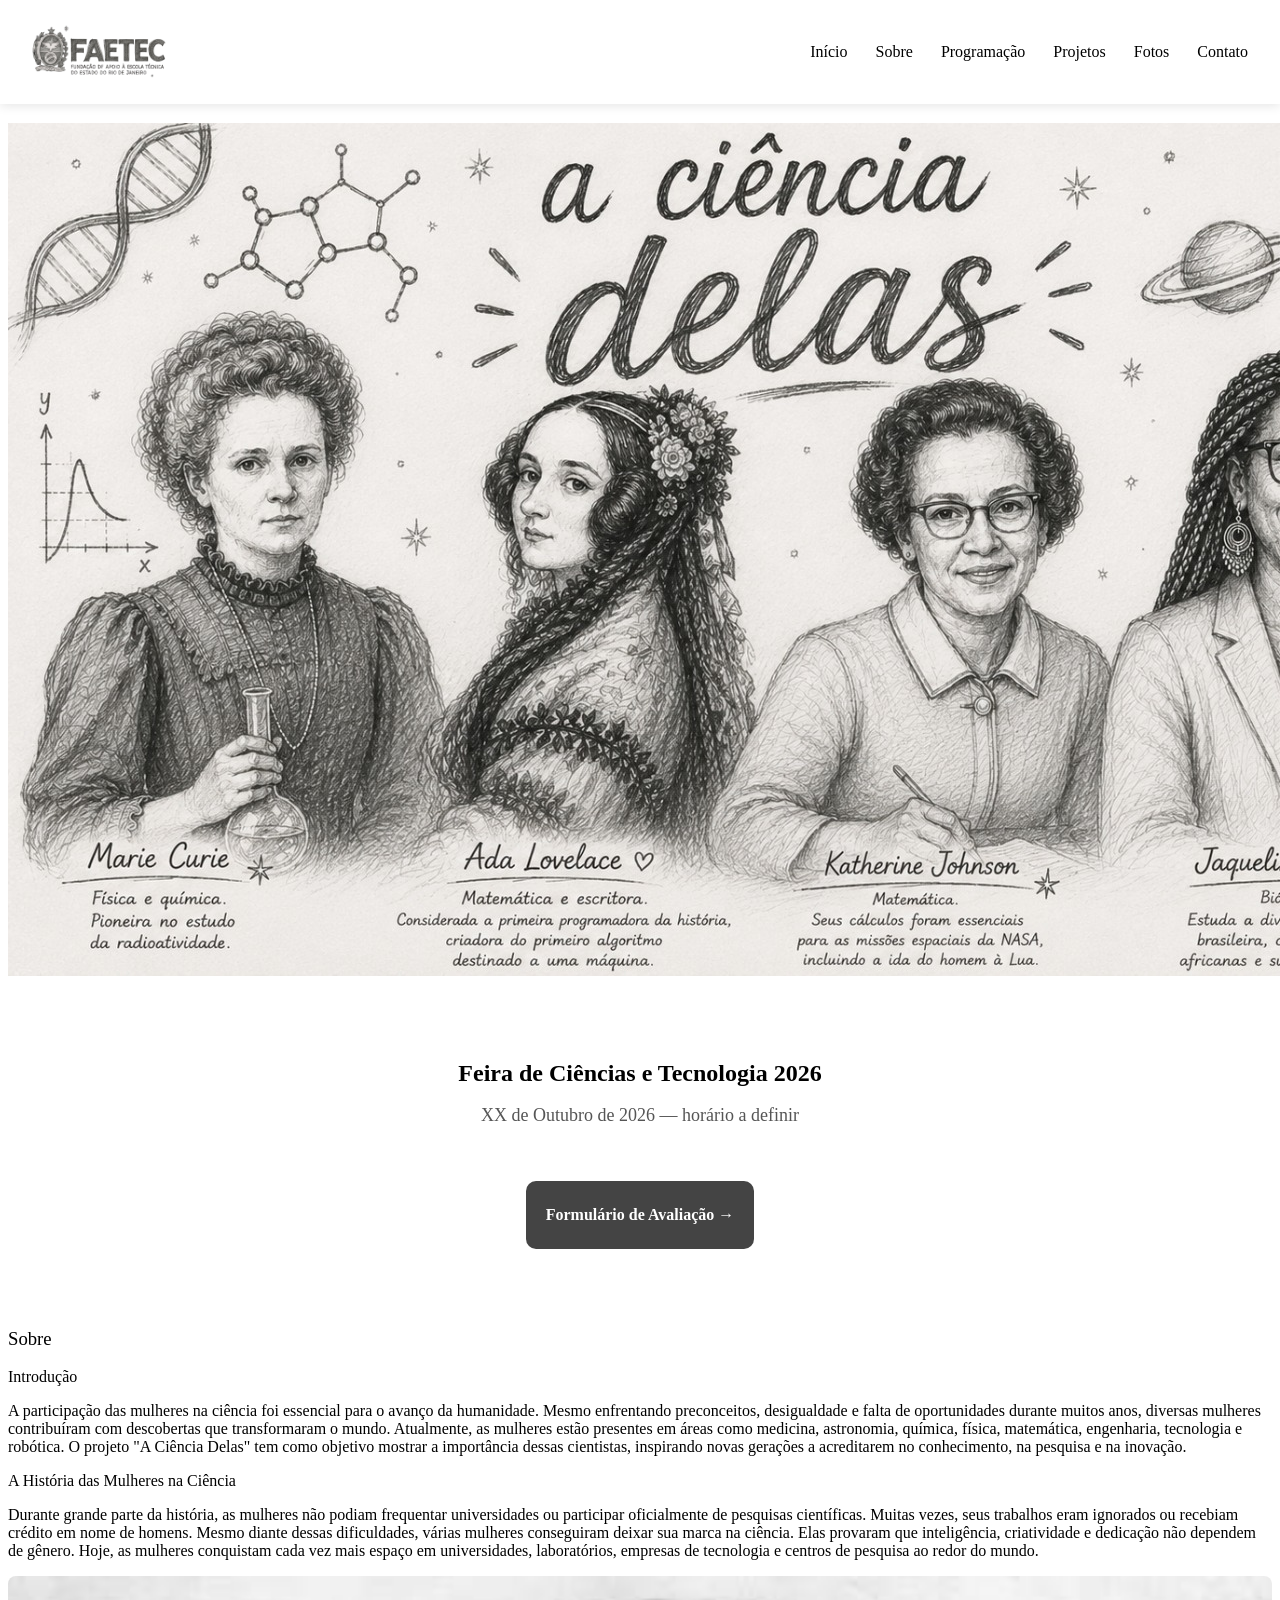
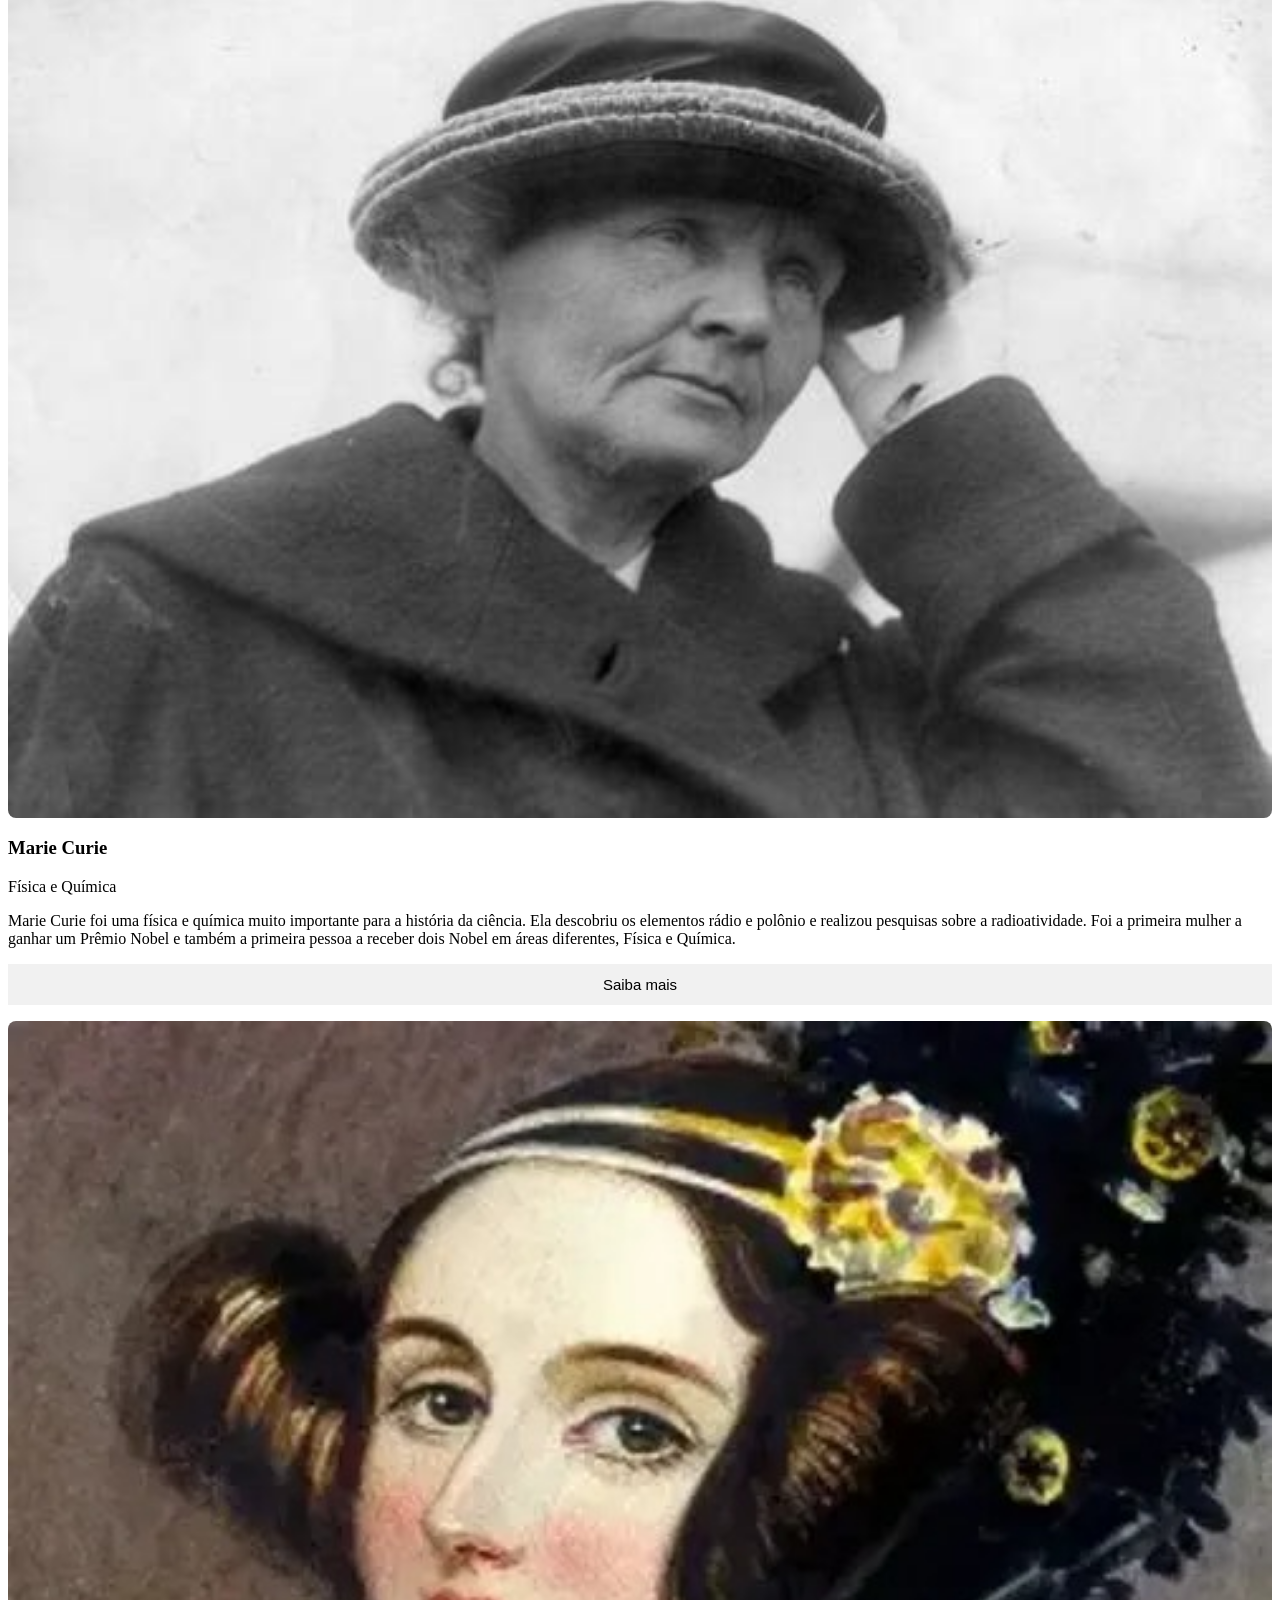
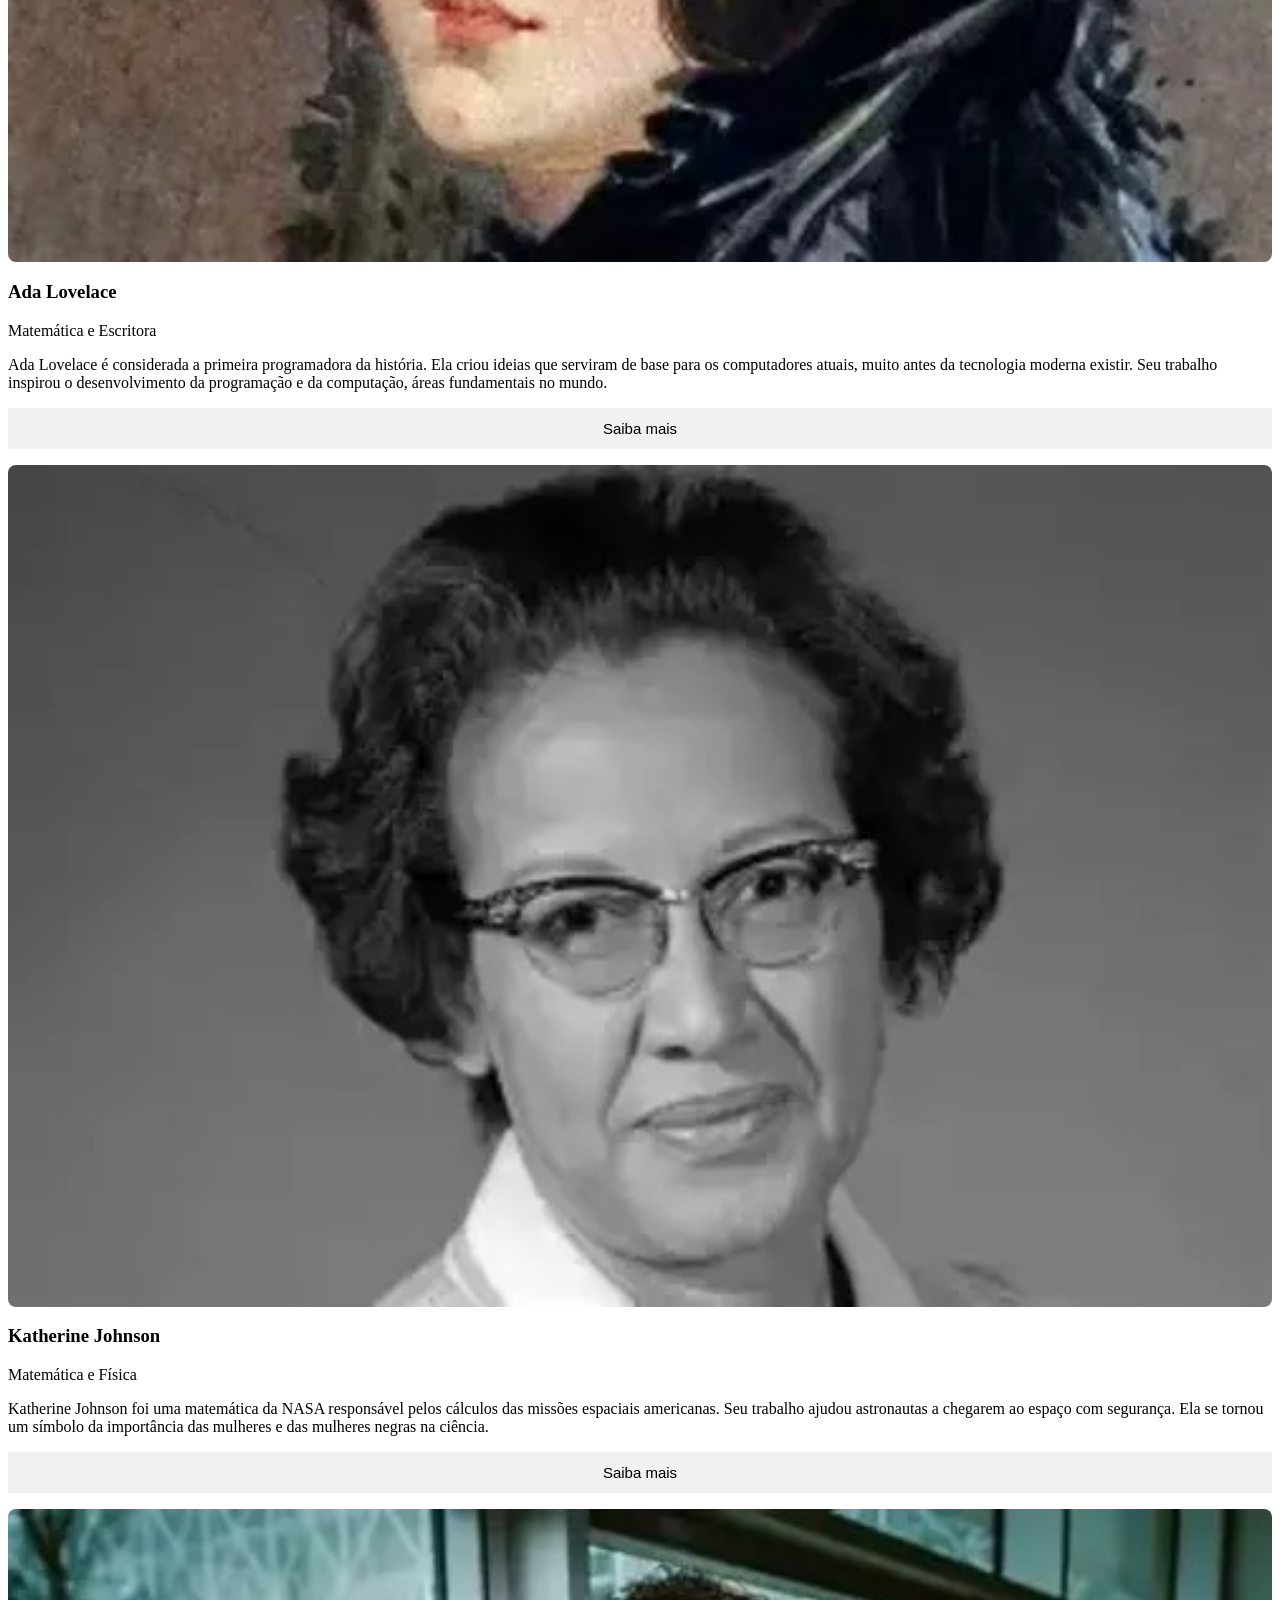
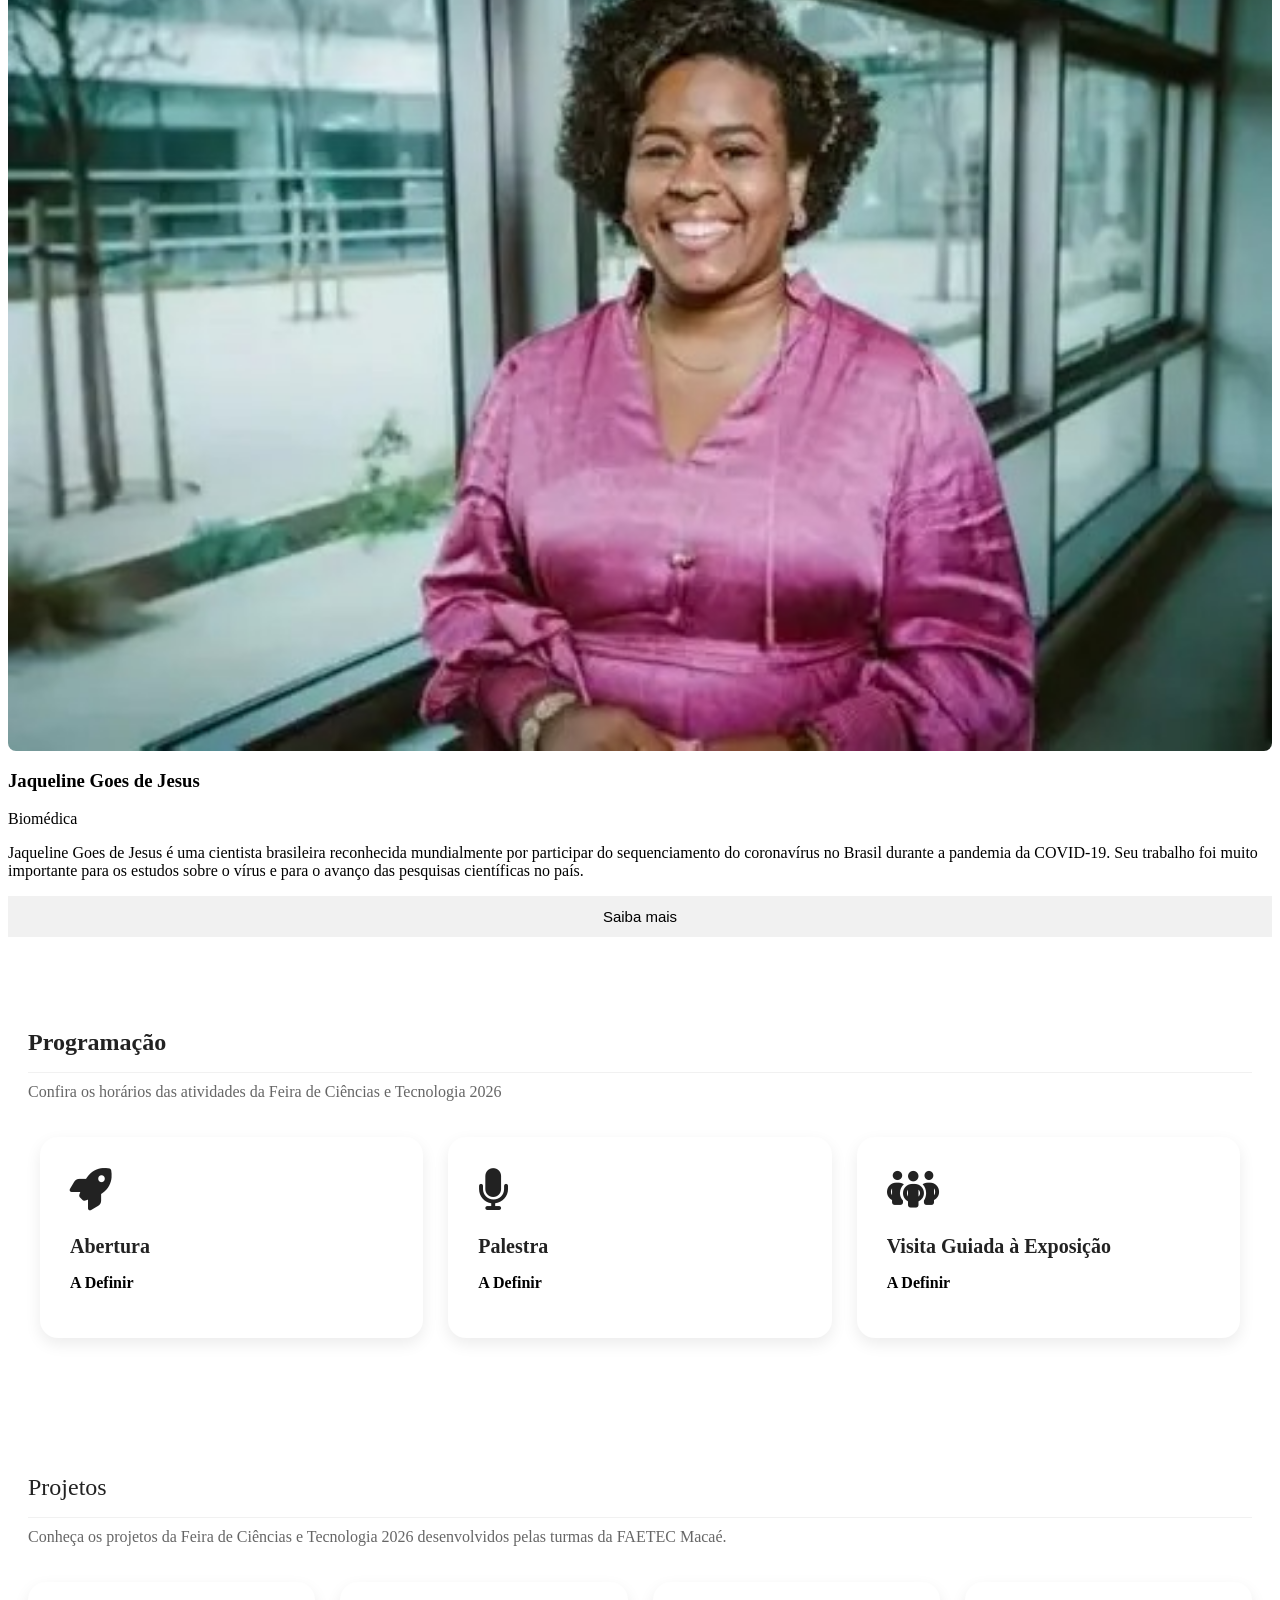
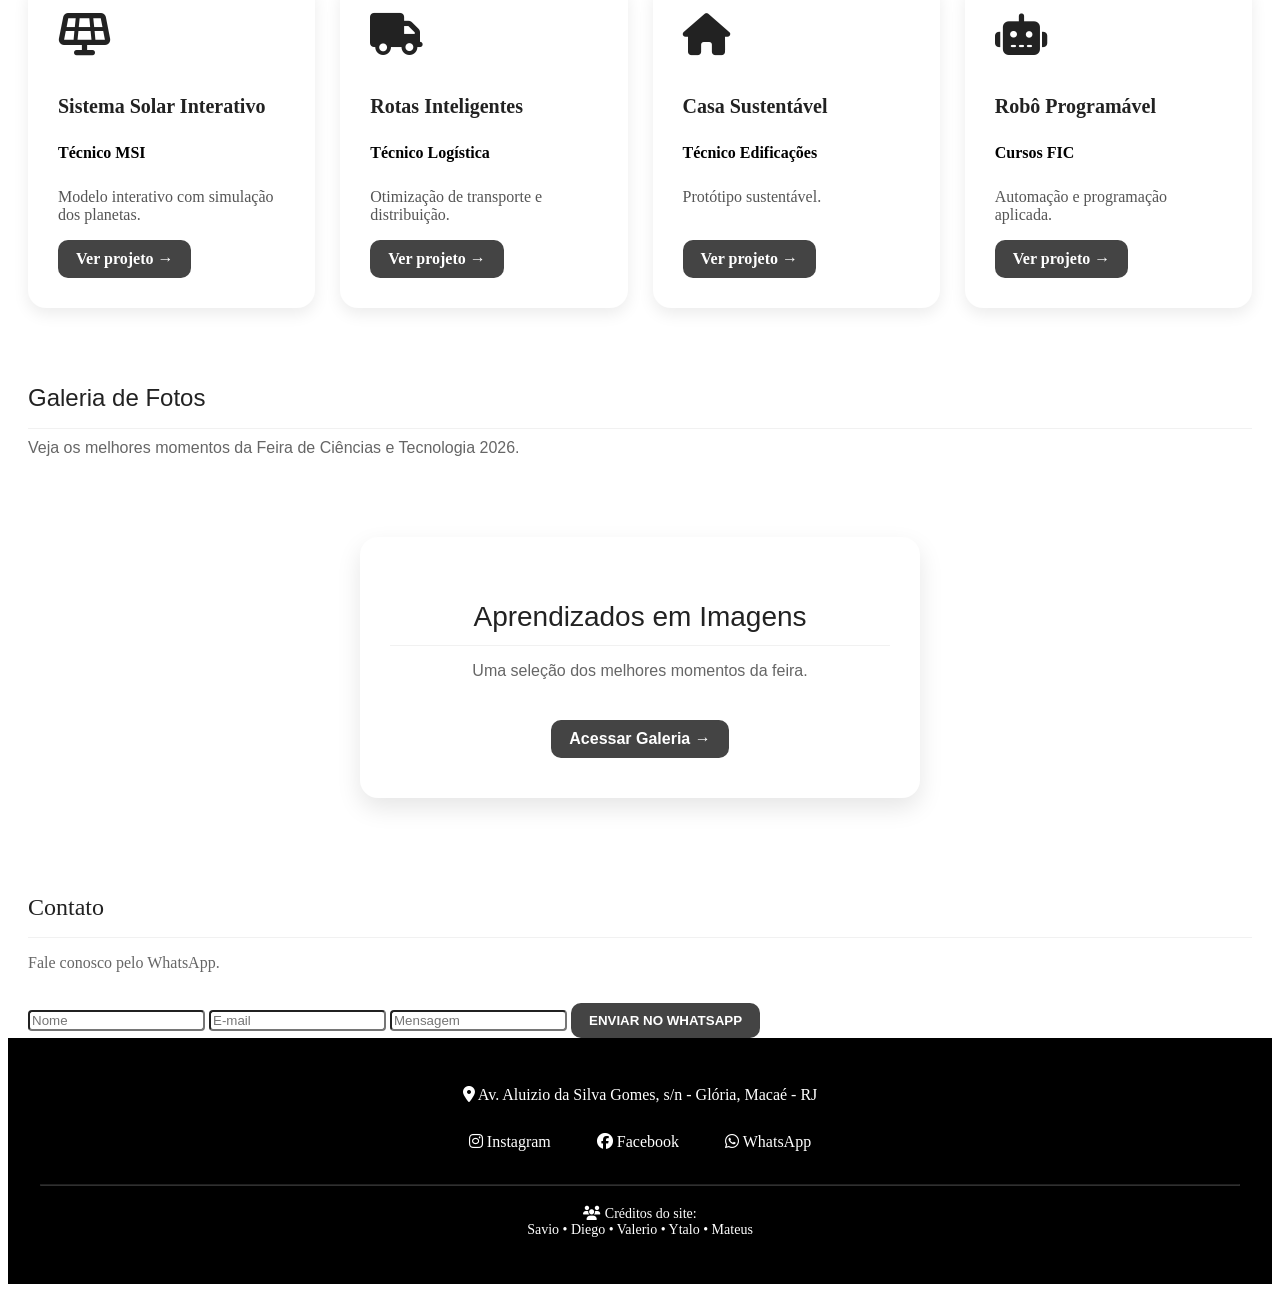
<file: index.html>
<!DOCTYPE html>
<html lang="pt-br">
<head>
  <meta charset="UTF-8">
  <meta name="viewport" content="width=device-width, initial-scale=1">
  <link rel="stylesheet" href="https://www.w3schools.com/w3css/5/w3.css">
  <link rel="stylesheet" href="style.css">
  <link rel="stylesheet" href="https://cdnjs.cloudflare.com/ajax/libs/font-awesome/6.5.2/css/all.min.css">
  <title>Feira de Ciencias - 2026</title>
</head>
<body>
  <!-- Sessão de navegação do site -->
  <section class="navbar-container">
    <div class="navbar">

      <img src="imagem/logoFaetec.png" alt="Logo" width="150">

      <!-- MENU DESKTOP -->
      <div class="menu-desktop">
        <a href="#inicio">Início</a>
        <a href="#sobre">Sobre</a>
        <a href="#programacao">Programação</a>
        <a href="#projetos">Projetos</a>
        <a href="#fotos">Fotos</a>
        <a href="#contato">Contato</a>
      </div>

        <!-- BOTÃO HAMBÚRGUER -->
      <button class="menu-btn" onclick="toggleMenu()">☰</button>

    </div>

    <!-- MENU MOBILE -->
    <div id="menuMobile" class="menu-mobile">
      <a href="#inicio" onclick="toggleMenu()">Início</a>
      <a href="#sobre" onclick="toggleMenu()">Sobre</a>
      <a href="#programacao" onclick="toggleMenu()">Programação</a>
      <a href="#projetos" onclick="toggleMenu()">Projetos</a>
      <a href="#fotos" onclick="toggleMenu()">Fotos</a>
      <a href="#contato" onclick="toggleMenu()">Contato</a>
    </div>
  </section>

  <!-- Sessão Inicio + data -->
  <header id="inicio" class="w3-display-container w3-content w3-wide header-evento">
    <img class="w3-image imagem-evento" src="imagem/prim.jpeg" alt="Architecture">

    <section class="conteudo-evento">

      <!-- Título -->
      <h1 class="titulo-evento">
        Feira de Ciências e Tecnologia 2026
      </h1>

      <!-- Data -->
      <p class="data-evento">
        XX de Outubro de 2026 — horário a definir
      </p>

      <!-- Botão -->
      <a href="SEU_LINK_AQUI" target="_blank" class="formulario-btn">
        Formulário de Avaliação →
      </a>

    </section>
  </header>

  <!-- Sessão sobre -->
  <section id="sobre" class="secao-sobre w3-content w3-padding">

    <div class="w3-container w3-padding-32">
      <h3 class="titulo-secao w3-border-bottom w3-border-light-grey w3-padding-16">
        Sobre
      </h3>

      <p>Introdução</p>

      <p>
        A participação das mulheres na ciência foi essencial para o avanço da
        humanidade. Mesmo enfrentando preconceitos, desigualdade e falta de
        oportunidades durante muitos anos, diversas mulheres contribuíram com
        descobertas que transformaram o mundo. Atualmente, as mulheres estão
        presentes em áreas como medicina, astronomia, química, física,
        matemática, engenharia, tecnologia e robótica. O projeto "A Ciência
        Delas" tem como objetivo mostrar a importância dessas cientistas,
        inspirando novas gerações a acreditarem no conhecimento, na pesquisa e
        na inovação.
      </p>

      <p>A História das Mulheres na Ciência</p>

      <p>
        Durante grande parte da história, as mulheres não podiam frequentar
        universidades ou participar oficialmente de pesquisas científicas.
        Muitas vezes, seus trabalhos eram ignorados ou recebiam crédito em nome
        de homens. Mesmo diante dessas dificuldades, várias mulheres conseguiram
        deixar sua marca na ciência. Elas provaram que inteligência,
        criatividade e dedicação não dependem de gênero. Hoje, as mulheres
        conquistam cada vez mais espaço em universidades, laboratórios,
        empresas de tecnologia e centros de pesquisa ao redor do mundo.
      </p>
    </div>

    <div class="w3-row-padding w3-grayscale">

      <div class="w3-col l3 m6 w3-margin-bottom">
        <img src="imagem/marie.jpeg" alt="Marie Curie" class="cientista-img">

        <h3>Marie Curie</h3>
        <p class="w3-opacity">Física e Química</p>

        <p>
          Marie Curie foi uma física e química muito importante para a história da ciência. Ela descobriu 
          os elementos rádio e polônio e realizou pesquisas sobre a radioatividade. Foi a primeira mulher a ganhar 
          um Prêmio Nobel e também a primeira pessoa a receber dois Nobel em áreas diferentes, Física e Química.
        </p>

        <p>
          <button class="btn-saiba-mais"
            onclick="window.open('https://pt.wikipedia.org/wiki/Marie_Curie', '_blank')">
            Saiba mais
          </button>
        </p>
      </div>

      <div class="w3-col l3 m6 w3-margin-bottom">
        <img src="imagem/ada.jpeg" alt="Ada Lovelace" class="cientista-img">

        <h3>Ada Lovelace</h3>
        <p class="w3-opacity">Matemática e Escritora</p>

        <p>
          Ada Lovelace é considerada a primeira programadora da história. Ela criou ideias que serviram de base 
          para os computadores atuais, muito antes da tecnologia moderna existir. Seu trabalho inspirou o 
          desenvolvimento da programação e da computação, áreas fundamentais no mundo.
        </p>

        <p>
          <button class="btn-saiba-mais"
            onclick="window.open('https://pt.wikipedia.org/wiki/Ada_Lovelace', '_blank')">
            Saiba mais
          </button>
        </p>
      </div>

      <div class="w3-col l3 m6 w3-margin-bottom">
        <img src="imagem/kate.jpeg" alt="Katherine Johnson" class="cientista-img">

        <h3>Katherine Johnson</h3>
        <p class="w3-opacity">Matemática e Física</p>

        <p>
          Katherine Johnson foi uma matemática da NASA responsável pelos cálculos das missões espaciais 
          americanas. Seu trabalho ajudou astronautas a chegarem ao espaço com segurança. Ela se tornou um 
          símbolo da importância das mulheres e das mulheres negras na ciência.
        </p>

        <p>
          <button class="btn-saiba-mais"
            onclick="window.open('https://pt.wikipedia.org/wiki/Katherine_Johnson', '_blank')">
            Saiba mais
          </button>
        </p>
      </div>

      <div class="w3-col l3 m6 w3-margin-bottom">
        <img src="imagem/jaque.jpeg" alt="Jaqueline Goes de Jesus" class="cientista-img">

        <h3>Jaqueline Goes de Jesus</h3>
        <p class="w3-opacity">Biomédica</p>

        <p>
          Jaqueline Goes de Jesus é uma cientista brasileira reconhecida mundialmente por participar do 
          sequenciamento do coronavírus no Brasil durante a pandemia da COVID-19. Seu trabalho foi muito 
          importante para os estudos sobre o vírus e para o avanço das pesquisas científicas no país.
        </p>

        <p>
          <button class="btn-saiba-mais"
            onclick="window.open('https://pt.wikipedia.org/wiki/Jaqueline_Goes_de_Jesus', '_blank')">
            Saiba mais
          </button>
        </p>
      </div>

    </div>
  </section>

  <!-- Sessão da programação -->
  <section id="programacao" class="w3-content programacao-section">

    <!-- TÍTULO -->
    <div class="programacao-cabecalho">

      <h2 class="programacao-titulo">
        Programação
      </h2>

      <p class="programacao-subtitulo">
        Confira os horários das atividades da Feira de Ciências e Tecnologia 2026
      </p>

    </div>

    <br>
    <br>

    <!-- CONTEÚDO -->
    <div class="programacao-container">

      <div class="programacao-grid">

        <!-- Abertura -->
        <div class="programacao-card">
          <div class="programacao-icone">
            <i class="fa-solid fa-rocket"></i>
          </div>

          <h3 class="programacao-card-titulo">
            Abertura
          </h3>

          <p class="programacao-horario">
            A Definir
          </p>
        </div>

        <!-- Palestra -->
        <div class="programacao-card">
          <div class="programacao-icone">
            <i class="fa-solid fa-microphone"></i>
          </div>

          <h3 class="programacao-card-titulo">
            Palestra
          </h3>

          <p class="programacao-horario">
            A Definir
          </p>
        </div>

        <!-- Visita -->
        <div class="programacao-card">
          <div class="programacao-icone">
            <i class="fa-solid fa-people-group"></i>
          </div>

          <h3 class="programacao-card-titulo">
            Visita Guiada à Exposição
          </h3>

          <p class="programacao-horario">
            A Definir
          </p>
        </div>

      </div>

    </div>
  </section>

  <!-- Sessão de projetos -->
  <section id="projetos" class="w3-content projetos-section">

    <div class="projetos-cabecalho">
      <h2 class="projetos-titulo">
        Projetos
      </h2>

      <p class="projetos-subtitulo">
          Conheça os projetos da Feira de Ciências e Tecnologia 2026 desenvolvidos pelas turmas da FAETEC Macaé.
      </p>
    </div>

    <br>
    <br>

    <div class="grid-projetos">

      <!-- Card 1 -->
      <div class="projeto-card">
        <div class="projeto-icone">
          <i class="fa-solid fa-solar-panel"></i>
        </div>

        <h3 class="projeto-titulo">
          Sistema Solar Interativo
        </h3>

        <p class="projeto-curso">
          Técnico MSI
        </p>

        <p class="projeto-descricao">
          Modelo interativo com simulação dos planetas.
        </p>

        <a href="projetos-temporario.html" class="projetos-btn">
          Ver projeto →
        </a>
      </div>

      <!-- Card 2 -->
      <div class="projeto-card">
        <div class="projeto-icone">
          <i class="fa-solid fa-truck"></i>
        </div>

        <h3 class="projeto-titulo">
          Rotas Inteligentes
        </h3>

        <p class="projeto-curso">
          Técnico Logística
        </p>

        <p class="projeto-descricao">
          Otimização de transporte e distribuição.
        </p>

        <a href="projetos-temporario.html" class="projetos-btn">
          Ver projeto →
        </a>
      </div>

      <!-- Card 3 -->
      <div class="projeto-card">
        <div class="projeto-icone">
          <i class="fa-solid fa-house"></i>
        </div>

        <h3 class="projeto-titulo">
          Casa Sustentável
        </h3>

        <p class="projeto-curso">
          Técnico Edificações
        </p>

        <p class="projeto-descricao">
          Protótipo sustentável.
        </p>

        <a href="projetos-temporario.html" class="projetos-btn">
          Ver projeto →
        </a>
      </div>

      <!-- Card 4 -->
      <div class="projeto-card">
        <div class="projeto-icone">
          <i class="fa-solid fa-robot"></i>
        </div>

        <h3 class="projeto-titulo">
          Robô Programável
        </h3>

        <p class="projeto-curso">
          Cursos FIC
        </p>

        <p class="projeto-descricao">
          Automação e programação aplicada.
        </p>

        <a href="projetos-temporario.html" class="projetos-btn">
          Ver projeto →
        </a>
      </div>
    </div>

  </section>
  
  <!-- Sessão de fotos -->
  <section id="fotos" class="w3-content galeria-section">
    <div class="galeria-header">
      <h2 class="galeria-titulo">
        Galeria de Fotos
      </h2>

      <p class="galeria-descricao">
        Veja os melhores momentos da Feira de Ciências e Tecnologia 2026.
      </p>
    </div>

    <div class="galeria-wrapper">
      <div class="galeria-card">
        <h2>Aprendizados em Imagens</h2>

        <p>
          Uma seleção dos melhores momentos da feira.
        </p>

        <a href="Galeria/galeria-temporaria.html" class="galeria-btn">
          Acessar Galeria →
        </a>
      </div>
    </div>
  </section>

  <!-- Sessão de contatos -->
  <section id="contato" class="w3-content contato-section">

    <div class="w3-container w3-padding-32">

      <h2 class="contato-titulo">
        Contato
      </h2>

      <p class="contato-descricao">
        Fale conosco pelo WhatsApp.
      </p>

      <form id="form-contato">

        <input
          class="w3-input w3-border"
          type="text"
          id="nome"
          placeholder="Nome"
          required
        >

        <input
          class="w3-input w3-section w3-border"
          type="text"
          id="email"
          placeholder="E-mail"
          required
        >

        <input
          class="w3-input w3-section w3-border"
          type="text"
          id="mensagem"
          placeholder="Mensagem"
          required
        >

        <button type="submit">
          ENVIAR NO WHATSAPP
        </button>

      </form>

    </div>

  </section>

  <!-- Sessão do rodapé -->
  <footer class="footer">
    <p>
      <i class="fas fa-map-marker-alt"></i>
      <a href="https://www.google.com/maps/search/?api=1&amp;query=1184+Av.+Aluizio+da+Silva+Gomes,+Maca%C3%A9+-+RJ" target="_blank" class="footer-link">
        Av. Aluizio da Silva Gomes, s/n - Glória, Macaé - RJ
      </a>
    </p>

    <p>
      <a href="https://www.instagram.com/faetecmacaeoficial/" target="_blank" class="social-button">
        <i class="fab fa-instagram"></i> Instagram
      </a>

      <a href="https://www.facebook.com/redefaetec/?locale=pt_BR" target="_blank" class="social-button">
        <i class="fab fa-facebook"></i> Facebook
      </a>

      <a href="https://wa.me/5522998884900?text=Olá,%20vim%20pelo%20site%20da%20Feira%20de%20Ciências%202026" target="_blank" class="social-button">
        <i class="fab fa-whatsapp"></i> WhatsApp
      </a>
    </p>

    <hr class="footer-divider">

    <p class="footer-credits">
      <i class="fas fa-users"></i> Créditos do site:<br>
      Savio • Diego • Valerio • Ytalo • Mateus
    </p>
  </footer>
  
  <script src="script.js"></script>
</body>
</html>
</file>
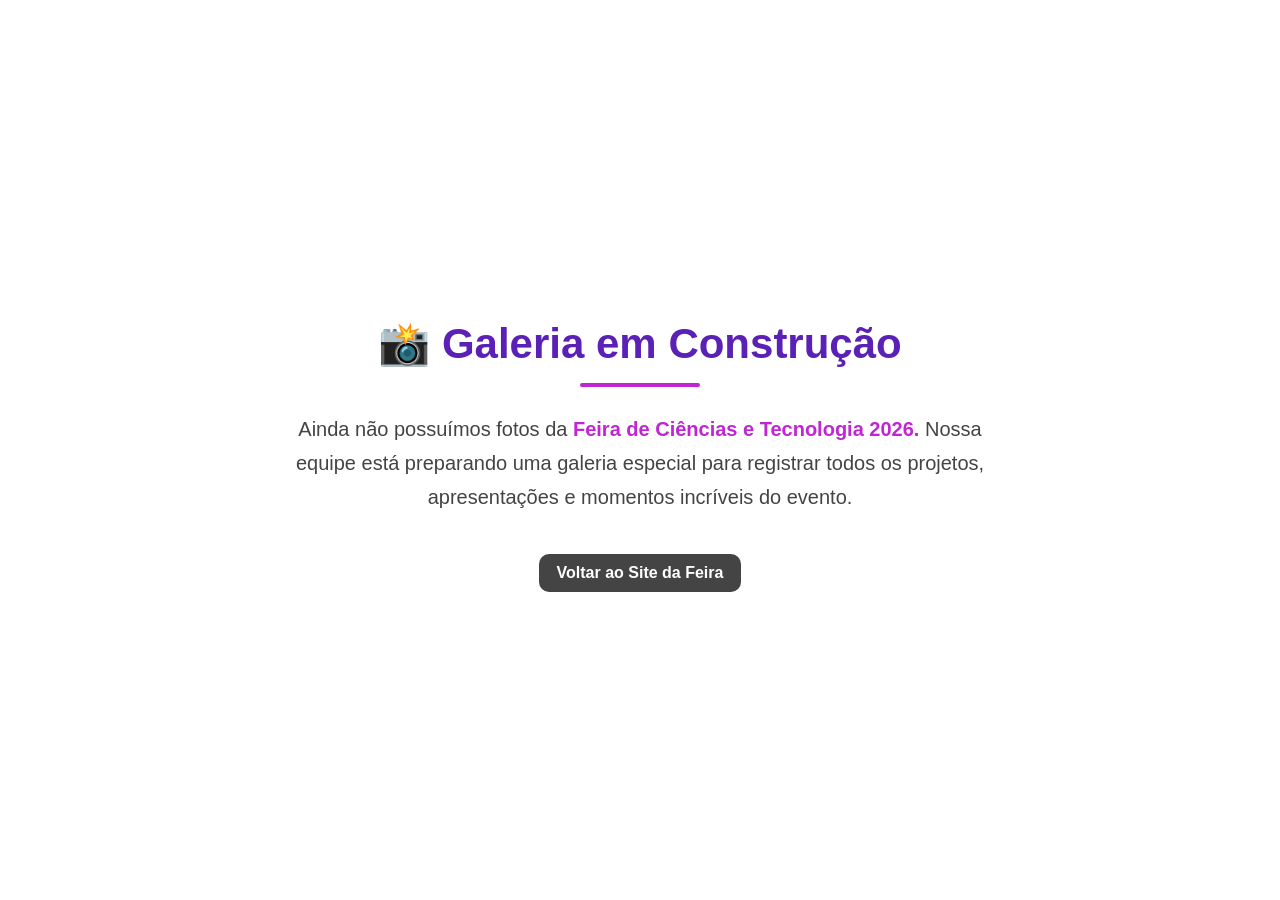
<file: Galeria/galeria-temporaria.html>
<!DOCTYPE html>
<html lang="pt-BR">
<head>
    <meta charset="UTF-8">
    <meta name="viewport" content="width=device-width, initial-scale=1.0">
    <title>Galeria | Feira de Ciências Fatec - 2026</title>

    <style>
        *{
            margin:0;
            padding:0;
            box-sizing:border-box;
        }

        body{
            font-family:Arial, sans-serif;
            min-height:100vh;
            display:flex;
            justify-content:center;
            align-items:center;
            background:#fff;
            padding:40px 20px;
        }

        .container{
            max-width:1000px;
            width:100%;
            text-align:center;
        }

        .titulo{
            margin-top:10px;
            font-size:42px;
            color:#5b21b6;
        }

        .titulo::after{
            content:"";
            display:block;
            width:120px;
            height:4px;
            background:#c026d3;
            margin:15px auto 0;
            border-radius:10px;
        }

        .texto{
            max-width:700px;
            margin:25px auto;
            font-size:20px;
            line-height:1.7;
            color:#444;
        }

        .destaque{
            color:#c026d3;
            font-weight:bold;
        }

        .botao{
            display:inline-block;
            margin-top:15px;
            background:#444;
            color:#fff;
            padding:10px 18px;
            border-radius:10px;
            text-decoration:none;
            font-weight:bold;
            transition:all .3s ease;
        }

        .botao:hover{
            transform:translateY(-2px);
            box-shadow:0 10px 20px rgba(0,0,0,.20);
        }

        @media(max-width:768px){

            .titulo{
                font-size:30px;
            }

            .texto{
                font-size:18px;
            }

        }

    </style>
</head>
<body>

    <div class="container">

        <h1 class="titulo">
            📸 Galeria em Construção
        </h1>

        <p class="texto">
            Ainda não possuímos fotos da <span class="destaque">Feira de Ciências e Tecnologia 2026.</span>
            Nossa equipe está preparando uma galeria especial para registrar
            todos os projetos, apresentações e momentos incríveis do evento.
        </p>

        <a href="../index.html" class="botao">
            Voltar ao Site da Feira
        </a>

    </div>

</body>
</html>
</file>
<file: style.css>
/* Transição para deslizar na página ao clicar no menu de navegação */
html {
  scroll-behavior: smooth;
}

/*============================================================================================================*/

/*estilo abaixo se refere ao menu de navegação mobile e desktop*/
.navbar-container{
  position: fixed;
  top: 0;
  left: 0;
  width: 100%;
  background: #fff;
  z-index: 9999;
  box-shadow: 0 2px 10px rgba(0,0,0,.1);
}
      
.navbar{
  display: flex;
  justify-content: space-between;
  align-items: center;
  padding: 12px 20px;
}
      
    
/* MENU DESKTOP */
.menu-desktop a{
  text-decoration: none;
  color: #000;
  padding: 10px 12px;
  border-radius: 6px;
  transition: all 0.25s ease;
}

/* hover desktop */
.menu-desktop a:hover{
  background: #f0f0f0;
  transform: translateY(-2px);
  color: black;
}

/* MENU MOBILE */
.menu-mobile a{
  display: block;
  padding: 15px 20px;
  text-decoration: none;
  color: #000;
  border-bottom: 1px solid #eee;
  transition: all 0.25s ease;
}

/* hover mobile */
.menu-mobile a:hover{
  background: #f5f5f5;
  color: #0077ff;
  padding-left: 25px;
}
      
/* BOTÃO HAMBURGUER */
.menu-btn{
  display: none;
  font-size: 30px;
  background: none;
  border: none;
  cursor: pointer;
}
      
/* MENU MOBILE */
.menu-mobile{
  display: none;
  background: #fff;
  border-top: 1px solid #eee;
}
      
.menu-mobile a{
  display: block;
  padding: 15px 20px;
  text-decoration: none;
  color: #000;
  border-bottom: 1px solid #eee;
}
      
.menu-mobile.show{
  display: block;
}
      
/* RESPONSIVO */
@media (max-width: 900px){
  .menu-desktop{
    display: none;
  }
        
  .menu-btn{
    display: block;
  }
}
      
/* EVITA QUE O MENU FIXO CUBRA AS SEÇÕES AO CLICAR */
section{
  scroll-margin-top: 90px;
}

/*============================================================================================================*/

/*Estilo abaixo se refere ao header do site, foto + data que acontecerá a feira*/
.header-evento {
  scroll-margin-top: 45px;
  max-width: 1500px;
}

.imagem-evento {
  width: 1500;
  height: 800;
  margin-top: 115px;
}

.conteudo-evento {
  padding: 60px 20px;
  text-align: center;
}

.titulo-evento {
  font-size: 24px;
  margin-bottom: 12px;
}

.data-evento {
  color: #555;
  font-size: 18px;
  margin-bottom: 40px;
}

.formulario-btn {
  display: inline-block;
  margin-top: 15px;
  background: #444;
  color: #fff;
  padding: 25px 20px;
  border-radius: 10px;
  text-decoration: none;
  font-weight: bold;
}

.formulario-btn:hover {
  background: #333;
}

/* Estilo abaixo se refere ao sessão do sobre */

/* Seção */
.secao-sobre {
  scroll-margin-top: 45px;
  max-width: 1564px;
}

/* Título */
.titulo-secao {
  font-weight: 500;
}

/* Imagens das cientistas */
.cientista-img {
  width: 100%;
  display: block;
  border-radius: 8px;
}

/* Botão */
.btn-saiba-mais {
  width: 100%;
  border: none;
  background-color: #f1f1f1;
  padding: 12px;
  cursor: pointer;
  transition: 0.3s;
  font-size: 15px;
}

.btn-saiba-mais:hover {
  background-color: #d9d9d9;
}

/*============================================================================================================*/

/* Estilo abaixo se refere ao sessão de programação */

/* Seção */
.programacao-section {
  max-width: 1564px;
  scroll-margin-top: 40px;
  padding: 60px 20px;
  background: #ffffff;
}

/* Cabeçalho */
.programacao-cabecalho {
  text-align: left;
  margin-bottom: 0;
}

.programacao-titulo {
  font-size: 24px;
  color: #222;
  text-align: left;
  border-bottom: 1px solid #f1f1f1;
  padding: 16px 0;
  margin: 0 0 10px 0;
}

.programacao-subtitulo {
  color: #666;
  font-size: 16px;
  margin: 0;
  text-align: left;
}

/* Container */
.programacao-container {
  max-width: 1200px;
  margin: 0 auto;
}

/* Grid */
.programacao-grid {
  display: grid;
  grid-template-columns: repeat(3, 1fr);
  gap: 25px;
}

/* Cards */
.programacao-card {
  background: #ffffff;
  padding: 30px;
  border-radius: 18px;
  box-shadow: 0 6px 16px rgba(0, 0, 0, 0.08);
  text-align: left;
  transition: transform 0.3s ease;
}

.programacao-card:hover {
  transform: translateY(-5px);
}

/* Ícones */
.programacao-icone {
  font-size: 42px;
  margin-bottom: 15px;
  color: #222;
}

/* Título do card */
.programacao-card-titulo {
  font-size: 20px;
  margin-bottom: 10px;
  color: #222;
}

/* Horário */
.programacao-horario {
  color: #000;
  font-weight: bold;
  font-size: 16px;
}

/* Responsividade */
@media (max-width: 900px) {
  .programacao-grid {
    grid-template-columns: repeat(2, 1fr);
  }
}

@media (max-width: 600px) {
  .programacao-grid {
    grid-template-columns: 1fr;
  }
}

/*============================================================================================================*/

/* Estilo abaixo se refere ao sessão de de projetos */
.projetos-section {
  max-width: 1564px;
  scroll-margin-top: 45px;
  padding: 60px 20px;
  background: #ffffff;
}

/* Cabeçalho */
.projetos-cabecalho {
  text-align: left;
  margin-bottom: 0;
}

.projetos-titulo {
  font-size: 24px;
  color: #222;
  text-align: left;
  font-weight: 400;
  border-bottom: 1px solid #f1f1f1;
  padding: 16px 0;
  margin: 0 0 10px 0;
}

.projetos-subtitulo {
  color: #666;
  font-size: 16px;
  margin: 0;
  text-align: left;
}

/* Grid */
.grid-projetos {
  display: grid;
  grid-template-columns: repeat(4, 1fr);
  gap: 25px;
}

/* Card */
.projeto-card {
  background: #ffffff;
  padding: 30px;
  border-radius: 18px;
  box-shadow: 0 6px 16px rgba(0, 0, 0, .08);
  text-align: left;
  display: flex;
  flex-direction: column;
  transition: transform 0.3s ease;
}

.projeto-card:hover {
  transform: translateY(-5px);
}

/* Ícone */
.projeto-icone {
  font-size: 42px;
  margin-bottom: 15px;
  color: #222;
}

/* Título */
.projeto-titulo {
  font-size: 20px;
  margin-bottom: 10px;
  color: #222;
}

/* Curso */
.projeto-curso {
  color: #000;
  font-weight: bold;
  font-size: 16px;
}

/* Descrição */
.projeto-descricao {
  color: #555;
  font-size: 16px;
  margin-top: 10px;
}

/* Botão */
.projetos-btn {
  display: inline-block;
  margin-top: auto;
  align-self: flex-start;
  background: #444;
  color: #fff;
  padding: 10px 18px;
  border-radius: 10px;
  text-decoration: none;
  font-weight: bold;
  transition: background 0.3s ease;
}

.projetos-btn:hover {
  background: #222;
}

/* Responsividade */
@media (max-width: 1024px) {
  .grid-projetos {
    grid-template-columns: repeat(2, 1fr);
  }
}

@media (max-width: 600px) {
  .grid-projetos {
    grid-template-columns: 1fr;
  }
}

/*============================================================================================================*/

/* Estilo abaixo se refere ao sessão de fotos */
/* Configurações gerais */
.galeria-section,
.galeria-section * {
  font-family: Verdana, sans-serif;
}

.galeria-section {
  max-width: 1564px;
  scroll-margin-top: 100px;
  padding: 0 20px;
  background: #ffffff;
}

/* Cabeçalho */
.galeria-header {
  text-align: left;
  margin-bottom: 0;
}

.galeria-titulo {
  font-size: 24px;
  color: #222;
  text-align: left;
  font-weight: 400;
  border-bottom: 1px solid #f1f1f1;
  padding: 16px 0;
  margin: 0 0 10px 0;
}

.galeria-descricao {
  color: #666;
  font-size: 16px;
  margin: 0;
  text-align: left;
}

/* Área central */
.galeria-wrapper {
  display: flex;
  justify-content: center;
  align-items: center;
  padding: 80px 20px;
  background: #ffffff;
}

/* Card */
.galeria-card {
  max-width: 500px;
  width: 100%;
  background: #fff;
  border-radius: 18px;
  padding: 40px 30px;
  text-align: center;
  box-shadow: 0 10px 25px rgba(0, 0, 0, 0.10);
}

.galeria-card h2 {
  font-size: 28px;
  font-weight: 400;
  margin-bottom: 10px;
  color: #222;
  border-bottom: 1px solid #f1f1f1;
  padding-bottom: 12px;
}

.galeria-card p {
  color: #666;
  font-size: 16px;
  margin-bottom: 25px;
}

/* Botão */
.galeria-btn {
  display: inline-block;
  margin-top: 15px;
  background: #444;
  color: #fff;
  padding: 10px 18px;
  border-radius: 10px;
  text-decoration: none;
  font-weight: bold;
  transition: all 0.3s ease;
}

.galeria-btn:hover {
  transform: translateY(-2px);
  box-shadow: 0 10px 20px rgba(0, 0, 0, 0.20);
}

/* Responsividade */
@media (max-width: 600px) {
  .galeria-titulo {
   font-size: 24px;
  }

  .galeria-card {
    padding: 30px 20px;
  }

  .galeria-card h2 {
    font-size: 24px;
  }
}

/*============================================================================================================*/

/* Estilo abaixo se refere ao sessão de contatos */
.contato-section {
  max-width: 1564px;
  padding: 0 20px;
  background: #ffffff;
}

.contato-titulo {
  font-size: 24px;
  color: #222;
  text-align: left;
  font-weight: 400;
  border-bottom: 1px solid #f1f1f1;
  padding: 16px 0;
  margin: 0 0 10px 0;
}

.contato-descricao {
  color: #666;
  font-size: 16px;
  text-align: left;
}

#form-contato input {
  border-radius: 4px;
}

#form-contato button {
  display: inline-block;
  margin-top: 15px;
  background: #444;
  color: #fff;
  padding: 10px 18px;
  border-radius: 10px;
  text-decoration: none;
  font-weight: bold;
  border: none;
  cursor: pointer;
  transition: all 0.3s ease;
}

#form-contato button:hover {
  transform: translateY(-2px);
  box-shadow: 0 10px 20px rgba(0, 0, 0, 0.20);
}

/*============================================================================================================*/

/* Estilo abaixo se refere ao sessão do rodapé */
.footer {
  text-align: center;
  background-color: #000;
  color: #fff;
  padding: 32px;
}

.footer-link {
  color: #fff;
  text-decoration: none;
}

.footer-link:hover {
  text-decoration: underline;
}

.social-button {
  display: inline-block;
  margin: 5px;
  padding: 8px 16px;
  color: #fff;
  text-decoration: none;
  border-radius: 4px;
  transition: background-color 0.3s;
}

.social-button:hover {
  background-color: rgba(255, 255, 255, 0.15);
}

.footer-divider {
  opacity: 0.2;
  margin: 20px 0;
}

.footer-credits {
  font-size: 14px;
}
</file>
